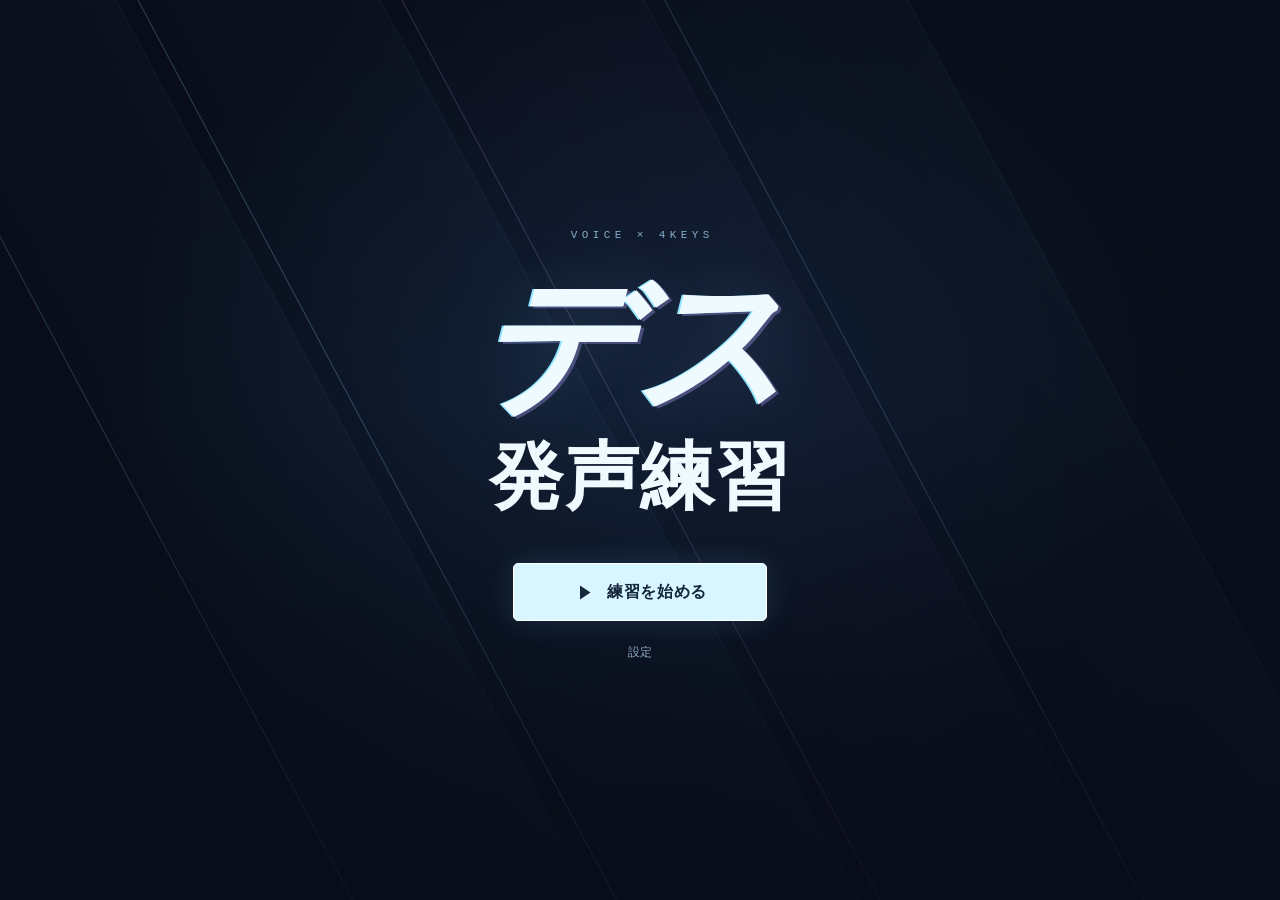
<file: index.html>
<!doctype html>
<html lang="ja">
<head>
  <meta charset="utf-8"><meta name="viewport" content="width=device-width,initial-scale=1,viewport-fit=cover">
  <meta name="theme-color" content="#080d19">
  <meta name="description" content="カラオケ式の音程バーと立体4K譜面。ドレミファソラシドを3周、歌いながら演奏。">
  <title>デス発声練習</title>
  <link rel="icon" href="./favicon.svg" type="image/svg+xml">
  <link rel="stylesheet" href="./styles.css">
</head>
<body data-phase="idle" data-screen="title">
  <section id="title-screen" class="title-screen" aria-labelledby="title-heading">
    <div class="title-beams" aria-hidden="true"><i></i><i></i><i></i><i></i></div>
    <div class="title-content">
      <span class="title-overline">VOICE × 4KEYS</span>
      <h1 id="title-heading"><span>デス</span><span>発声練習</span></h1>
      <div class="title-actions">
        <button id="title-start" class="start-button" aria-keyshortcuts="Enter Space"><svg viewBox="0 0 24 24" aria-hidden="true"><path d="m8 4 12 8-12 8Z"/></svg>練習を始める</button>
        <button id="title-settings" class="title-settings">設定</button>
      </div>
    </div>
  </section>
  <main id="game" class="game" aria-label="デス発声練習 プレイ画面" tabindex="-1" hidden>
    <div class="hud" aria-label="スコアと操作">
      <div class="score"><span>SCORE</span><strong id="score">0000000</strong></div>
      <div class="hud-center"><span id="round-label">1 / 3</span><span class="combo"><strong id="combo">0</strong> COMBO</span></div>
      <div class="hud-controls">
        <button id="home" class="icon-button" aria-label="タイトルに戻る" title="タイトルに戻る"><svg viewBox="0 0 24 24" aria-hidden="true"><path d="m14 5-7 7 7 7M7 12h13"/></svg></button>
        <button id="stop" class="icon-button" aria-label="プレイを終了" title="終了" hidden><svg viewBox="0 0 24 24" aria-hidden="true"><rect x="7" y="7" width="10" height="10" rx="1"/></svg></button>
        <button id="settings-button" class="icon-button" aria-label="設定" title="設定"><svg viewBox="0 0 24 24" aria-hidden="true"><path d="m9.4 3-.5 2-1.4.8-2-.6-2 3.6 1.4 1.5v1.6L3.5 13l2 3.6 2-.5 1.4.8.5 2h4.2l.5-2 1.4-.8 2 .5 2-3.6-1.4-1.1v-1.6L19.5 8l-2-3.6-2 .6-1.4-.8-.5-2Z"/><circle cx="11.5" cy="11" r="3"/></svg></button>
      </div>
    </div>
    <section class="pitch-chart" aria-label="上部のカラオケ音程譜面">
      <canvas id="pitch-canvas" role="img" aria-label="右から左へ流れる音程バー。枠線がお手本です。音程が合うとバー全体が金色になり、白と赤の線があなたの声を示します。縦線が現在の位置です。"></canvas>
      <span id="pitch-feedback" class="pitch-feedback"></span><span id="voice-matched" class="sr-only" aria-live="polite">音程一致 0 / 24音</span>
      <span class="voice-readout" aria-label="声のヒット率" id="voice-score">—</span>
      <span class="sr-only" id="mic-status">MIC STANDBY</span>
    </section>
    <section class="key-stage" aria-label="下部の立体4K譜面">
      <canvas id="rhythm-canvas" role="img" aria-label="奥から手前へ迫る4レーンのノーツ。手前の光る判定ラインでD、F、J、Kキーまたはパッドを押します。"></canvas>
      <div class="judgement" id="judgement" aria-hidden="true"><strong></strong></div>
      <div id="countdown" class="countdown" hidden></div>
      <button id="start" class="start-button" aria-keyshortcuts="Space"><svg viewBox="0 0 24 24" aria-hidden="true"><path d="m8 4 12 8-12 8Z"/></svg><span id="start-label">スタート</span></button>
      <div class="key-pads" aria-label="4K操作パッド">
        <button data-lane="0" aria-label="D レーン1" aria-keyshortcuts="D"><kbd>D</kbd></button>
        <button data-lane="1" aria-label="F レーン2" aria-keyshortcuts="F"><kbd>F</kbd></button>
        <button data-lane="2" aria-label="J レーン3" aria-keyshortcuts="J"><kbd>J</kbd></button>
        <button data-lane="3" aria-label="K レーン4" aria-keyshortcuts="K"><kbd>K</kbd></button>
      </div>
    </section>
    <div id="notice" class="toast" role="status"></div>
  </main>
  <dialog id="settings" aria-labelledby="settings-title">
    <button id="close-settings" class="dialog-close" aria-label="設定を閉じる">×</button>
    <h2 id="settings-title">設定</h2>
    <label class="setting-row" for="tempo">テンポ<select id="tempo"><option value="90">90 BPM</option><option value="120" selected>120 BPM</option><option value="150">150 BPM</option></select></label>
    <div class="speed-setting">
      <div><label for="scroll-speed">譜面スピード</label><output id="scroll-speed-value" for="scroll-speed">1.00×</output></div>
      <input id="scroll-speed" type="range" min="0.5" max="3" step="0.25" value="1" aria-describedby="scroll-speed-help">
      <p id="scroll-speed-help">4Kノーツの流れる速さ</p>
    </div>
    <div class="speed-setting">
      <div><label for="input-delay">マイク遅延補正</label><output id="input-delay-value" for="input-delay">80 ms</output></div>
      <input id="input-delay" type="range" min="0" max="300" step="10" value="80">
      <p>声の判定を音程バーに合わせます</p>
    </div>
    <label class="setting-row" for="mic">マイク採点<input id="mic" type="checkbox" checked></label>
    <button id="sound" class="setting-row sound-switch" aria-pressed="true" aria-label="ガイド音をミュート"><span>ガイド音 ON</span><span aria-hidden="true">♪</span></button>
    <section class="chart-settings" aria-label="譜面の管理">
      <span>譜面</span><strong id="chart-name">標準譜面</strong>
      <div><label class="file-button" for="chart-file">JSONを読み込む</label><input id="chart-file" type="file" accept=".json,application/json" class="sr-only"><button id="clear-chart" hidden>標準に戻す</button></div>
      <p id="chart-status" role="status"></p><a href="./editor.html">管理用：譜面エディタ →</a>
    </section>
  </dialog>
  <dialog id="results" aria-labelledby="result-title">
    <button id="close-results" class="dialog-close" aria-label="結果を閉じる">×</button><span class="eyebrow" id="result-kicker">RESULT</span><h2 id="result-title">3周クリア</h2>
    <div class="result-rank" id="result-rank">—</div><div class="result-main"><span>SCORE</span><strong id="result-score">0</strong></div>
    <div class="result-details"><div><span>MAX COMBO</span><strong id="result-combo">0</strong></div><div><span>音程</span><strong id="result-voice">—</strong></div><div><span>PERFECT</span><strong id="result-perfect">0</strong></div></div>
    <p id="result-note"></p><button id="retry" class="start-button">もう一度</button><button id="results-home" class="title-settings">タイトルに戻る</button>
  </dialog>
  <script type="module" src="./app.mjs"></script>
</body>
</html>
</file>
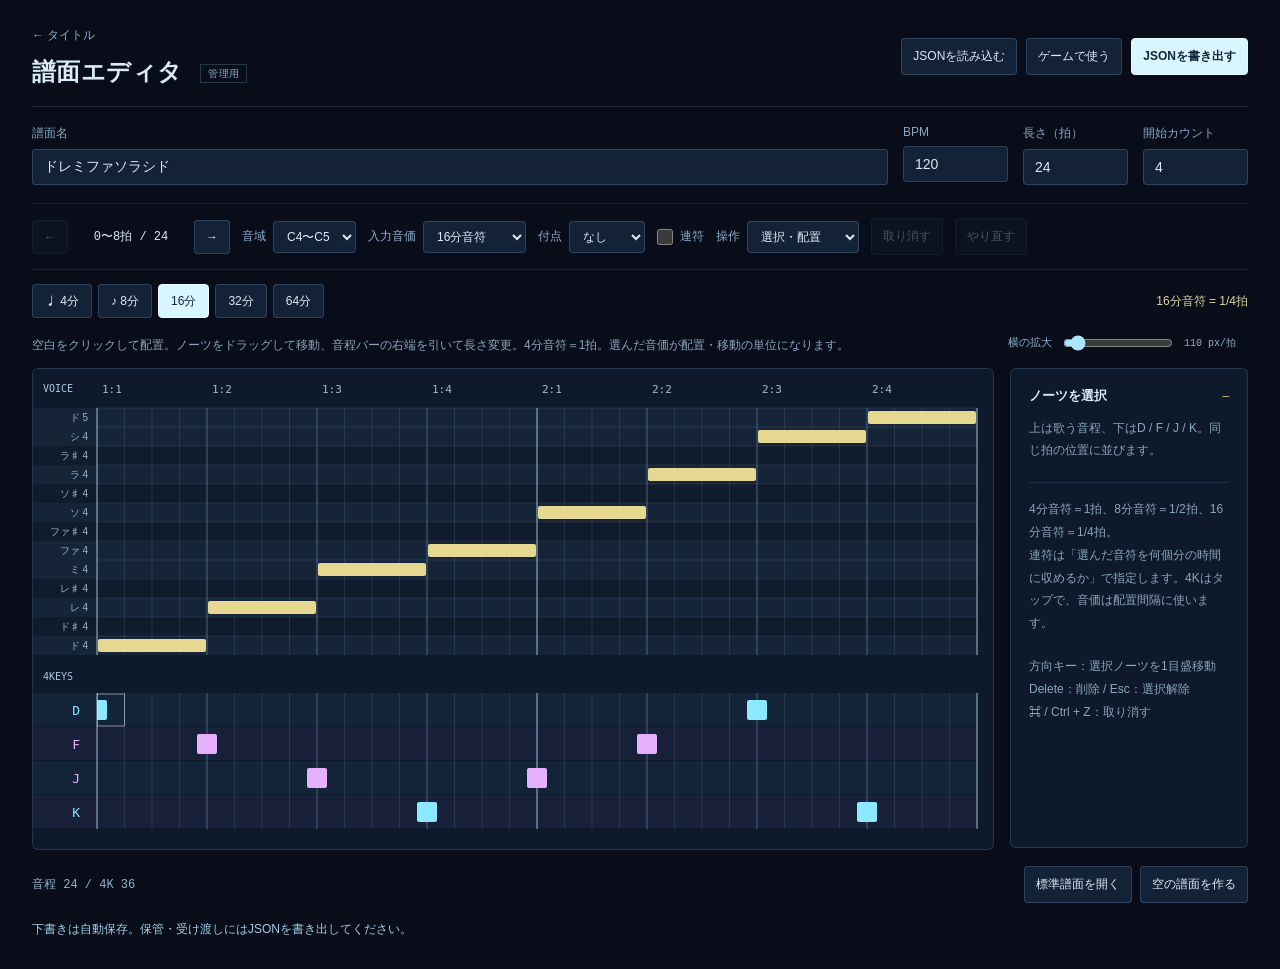
<file: editor.html>
<!doctype html>
<html lang="ja" class="editor-root">
<head><meta charset="utf-8"><meta name="viewport" content="width=device-width,initial-scale=1"><meta name="theme-color" content="#080d19"><title>譜面エディタ — デス発声練習</title><link rel="icon" href="./favicon.svg" type="image/svg+xml"><link rel="stylesheet" href="./styles.css"><link rel="stylesheet" href="./editor.css"></head>
<body class="editor-page">
  <main class="editor-shell">
    <header class="editor-top"><div><a href="./">← タイトル</a><h1>譜面エディタ <span>管理用</span></h1></div><div class="editor-actions"><button id="import">JSONを読み込む</button><input id="import-file" type="file" accept=".json,application/json" hidden><button id="apply">ゲームで使う</button><button id="export" class="primary">JSONを書き出す</button></div></header>
    <section class="editor-meta" aria-label="譜面の情報">
      <label class="name-field">譜面名<input id="chart-title" maxlength="100"></label>
      <label>BPM<input id="chart-bpm" type="number" min="40" max="240" step="1"></label>
      <label>長さ（拍）<input id="chart-beats" type="number" min="1" max="256" step="1"></label>
      <label>開始カウント<input id="chart-count" type="number" min="0" max="8" step="1"></label>
    </section>
    <section class="editor-toolbar" aria-label="配置の設定">
      <div><button id="previous" aria-label="前の8拍">←</button><strong id="page-label"></strong><button id="next" aria-label="次の8拍">→</button></div>
      <label>音域<select id="octave"><option value="48">C3〜C4</option><option value="60" selected>C4〜C5</option><option value="72">C5〜C6</option></select></label>
      <div class="input-note-value">
        <label>入力音価<select id="input-value" aria-label="入力音価"></select></label>
        <label>付点<select id="input-dots"><option value="0">なし</option><option value="1">付点</option><option value="2">複付点</option></select></label>
        <label class="tuplet-toggle"><input id="input-tuplet" type="checkbox">連符</label>
        <span id="input-tuplet-fields" class="tuplet-fields" hidden><label><input id="input-tuplet-count" type="number" min="1" max="1024" value="3" aria-label="入力連符の個数">個を</label><label><input id="input-tuplet-in" type="number" min="1" max="1024" value="2" aria-label="入力連符が収まる音符の個数">個分に</label></span>
      </div>
      <label>操作<select id="tool"><option value="place">選択・配置</option><option value="erase">消しゴム</option><option value="pan">横スクロール</option></select></label>
      <button id="undo">取り消す</button><button id="redo">やり直す</button>
    </section>
    <div class="note-value-strip"><div class="value-shortcuts" aria-label="よく使う音符"><button type="button" data-value="4">♩ 4分</button><button type="button" data-value="8">♪ 8分</button><button type="button" data-value="16">16分</button><button type="button" data-value="32">32分</button><button type="button" data-value="64">64分</button></div><output id="input-value-description" aria-live="polite"></output></div>
    <div class="editor-view"><p id="editor-help" class="editor-help">空白をクリックして配置。ノーツをドラッグして移動、音程バーの右端を引いて長さ変更。4分音符＝1拍。選んだ音価が配置・移動の単位になります。</p><label class="zoom-label">横の拡大 <input id="zoom" type="range" min="80" max="520" step="10" value="110"><output id="zoom-value">110 px/拍</output></label></div>
    <div class="editor-workspace">
      <div class="editor-scroll"><canvas id="editor-canvas" tabindex="0" role="img" aria-label="音程と4Kの編集グリッド" aria-describedby="editor-help selection-description"></canvas></div>
      <aside class="note-inspector" aria-label="選択ノーツの編集">
        <div class="inspector-heading"><strong id="selected-kind">ノーツを選択</strong><span id="selected-pitch">—</span></div>
        <p id="inspector-empty">上は歌う音程、下はD / F / J / K。同じ拍の位置に並びます。</p>
        <form id="note-form" hidden>
          <label>開始位置（拍）<input id="note-beat" required autocomplete="off" aria-describedby="fraction-help"></label>
          <fieldset id="note-value-fields"><legend>選択ノーツの音価</legend>
            <label>音符<select id="note-value"></select></label>
            <label>付点<select id="note-dots"><option value="0">なし</option><option value="1">付点</option><option value="2">複付点</option></select></label>
            <label class="tuplet-toggle"><input id="note-tuplet" type="checkbox">連符</label>
            <div id="note-tuplet-fields" class="tuplet-fields" hidden><label><input id="note-tuplet-count" type="number" min="1" max="1024" value="3" aria-label="選択連符の個数">個を</label><label><input id="note-tuplet-in" type="number" min="1" max="1024" value="2" aria-label="選択連符が収まる音符の個数">個分に</label></div>
            <output id="note-value-description"></output>
          </fieldset>
          <details id="note-custom-length"><summary>旧譜面・任意の長さを編集</summary><label id="note-length-field">長さ（4分音符を1とする拍）<input id="note-length" autocomplete="off"></label></details>
          <label id="note-midi-field">音程<select id="note-midi"></select></label>
          <label id="note-lane-field">レーン<select id="note-lane"><option value="0">D</option><option value="1">F</option><option value="2">J</option><option value="3">K</option></select></label>
          <button id="update-note" type="submit" class="primary">変更を適用</button>
          <button id="delete-note" type="button">選択ノーツを削除</button>
        </form>
        <p id="fraction-help">4分音符＝1拍、8分音符＝1/2拍、16分音符＝1/4拍。<br>連符は「選んだ音符を何個分の時間に収めるか」で指定します。4Kはタップで、音価は配置間隔に使います。</p>
        <p class="keyboard-help">方向キー：選択ノーツを1目盛移動<br>Delete：削除 / Esc：選択解除<br>⌘ / Ctrl + Z：取り消す</p>
      </aside>
    </div>
    <p id="selection-description" class="sr-only" aria-live="polite"></p>
    <footer class="editor-footer"><span id="editor-counts"></span><div><button id="default">標準譜面を開く</button><button id="empty">空の譜面を作る</button></div></footer>
    <p id="editor-status" role="status"></p>
  </main>
  <script type="module" src="./editor.mjs"></script>
</body></html>
</file>
<file: styles.css>
@charset "UTF-8";
:root{color-scheme:dark;--bg:#080d19;--ink:#eef8ff;--cyan:#81edff;--pink:#f4a5ff;--line:#91baff2b;--mono:"SFMono-Regular",Consolas,"Liberation Mono",monospace;--pitch-top:48px;--pitch-height:clamp(110px,24svh,200px)}
*{box-sizing:border-box}
html,body{margin:0;width:100%;height:100%;overflow:hidden;background:var(--bg);color:var(--ink);font-family:"Hiragino Kaku Gothic ProN","Yu Gothic",Meiryo,sans-serif;-webkit-font-smoothing:antialiased}
button,input,select{font:inherit}button{cursor:pointer;color:inherit}button:focus-visible,select:focus-visible,input:focus-visible{outline:2px solid #e5faff;outline-offset:4px}button:disabled{cursor:wait;opacity:.35}[hidden]{display:none!important}
.game{position:relative;width:100%;height:100svh;isolation:isolate;background:radial-gradient(ellipse at 50% 42%,#1b2c4f55,transparent 68%),#080d19}
.hud{position:absolute;z-index:3;left:max(22px,env(safe-area-inset-left));right:max(18px,env(safe-area-inset-right));top:max(12px,env(safe-area-inset-top));height:28px;display:flex;align-items:center;justify-content:space-between;gap:20px;font-family:var(--mono);pointer-events:none}
.score{display:flex;align-items:baseline;gap:12px}.score>span{font-size:9px;letter-spacing:.15em;color:#8aa2bd}.score strong{font-size:23px;font-weight:600;letter-spacing:.04em;font-variant-numeric:tabular-nums;text-shadow:0 0 15px #b3d7ff25}
.hud-center{position:absolute;left:50%;transform:translateX(-50%);display:flex;align-items:baseline;gap:24px;color:#95a7bf;font-size:11px;white-space:nowrap}.combo{font-size:9px;letter-spacing:.09em}.combo strong{font-size:21px;color:#e2efff;font-weight:500;margin-right:5px}.hud-controls{display:flex;gap:10px;pointer-events:auto}.icon-button{width:31px;height:31px;display:grid;place-items:center;background:#10203955;border:1px solid #b1d5ff33;border-radius:5px;padding:6px}.icon-button svg{width:19px;height:19px;fill:none;stroke:#bfd5ed;stroke-width:1.5}.icon-button#stop svg{fill:#bfd5ed;stroke:none}.icon-button:hover{background:#294668}
.pitch-chart{position:absolute;z-index:2;left:0;right:0;top:calc(var(--pitch-top) + env(safe-area-inset-top));height:var(--pitch-height);background:linear-gradient(180deg,#0a1324cc,#101e35b3 70%,#0a15270d);border-block:1px solid #93caff19;pointer-events:none}.pitch-chart canvas{display:block;width:100%;height:100%}.voice-readout{position:absolute;right:22px;bottom:7px;font:10px var(--mono);color:#a6b3c5;letter-spacing:.05em}
.key-stage{position:absolute;inset:calc(var(--pitch-top) + var(--pitch-height) + env(safe-area-inset-top) - 3px) 0 0;overflow:hidden}.key-stage>canvas{display:block;width:100%;height:100%}.key-pads{position:absolute;display:grid;grid-template-columns:repeat(4,1fr);gap:2px;z-index:3;height:clamp(30px,6svh,48px)}.key-pads button{touch-action:none;user-select:none;-webkit-user-select:none;border:0;border-top:1px solid #a8d8ff38;background:linear-gradient(#9bd8ff12,#87bcff02);color:#a6c8e4;border-radius:0 0 5px 5px;transition:background .06s}.key-pads button:nth-child(2),.key-pads button:nth-child(3){color:#e4c9f7;background:linear-gradient(#f2b2ff10,#f2b2ff02);border-color:#f2c6ff30}.key-pads button.pressed{background:linear-gradient(#c0f6ff66,#8ee6ff13);color:white}.key-pads kbd{font:500 17px var(--mono);text-shadow:0 0 10px currentColor}
.judgement{position:absolute;top:51%;left:50%;transform:translate(-50%,-50%);pointer-events:none;text-align:center;opacity:0;z-index:2}.judgement strong{font:italic 800 clamp(24px,3.8vw,43px) var(--mono);letter-spacing:.06em;color:#fff7bf;text-shadow:0 0 16px #d8b7ff88,0 2px 0 #413257}.judgement[data-grade="MISS"] strong{color:#f4a8bd}.judgement[data-grade="GREAT"] strong{color:#abedff}.judgement[data-grade="GOOD"] strong{color:#dae2ff}.judgement.pop strong{animation:pop .14s ease-out;display:block}.countdown{position:absolute;top:47%;left:50%;transform:translate(-50%,-50%);font:300 clamp(60px,10vw,110px) var(--mono);color:white;text-shadow:0 0 40px #a8d5ff99;z-index:4;pointer-events:none}
.start-button{display:flex;align-items:center;justify-content:center;gap:13px;min-height:57px;min-width:182px;padding:0 27px;background:#d8f6ff;color:#14263b;border:1px solid #fff;border-radius:5px;font-size:16px;font-weight:700;box-shadow:0 0 30px #82d3ff24;cursor:pointer}.start-button svg{width:21px;height:21px;fill:currentColor}.key-stage>.start-button{position:absolute;left:50%;top:48%;transform:translate(-50%,-50%);z-index:4}.start-button:hover{background:#fff;box-shadow:0 0 36px #82d3ff55}body[data-phase="playing"] .key-stage>.start-button,body[data-phase="results"] .key-stage>.start-button{display:none}body[data-phase="starting"] .start-button{white-space:nowrap;min-width:220px}
.toast{position:absolute;z-index:10;bottom:max(12px,env(safe-area-inset-bottom));left:50%;transform:translateX(-50%);padding:8px 14px;border:1px solid #9ac9ed33;background:#0b1528ec;color:#bcd3e8;font-size:11px;max-width:calc(100% - 32px);text-align:center;pointer-events:none;border-radius:4px}.toast:empty{display:none}.sr-only{position:absolute;width:1px;height:1px;padding:0;margin:-1px;overflow:hidden;clip:rect(0,0,0,0);white-space:nowrap;border:0}
dialog{color:var(--ink);background:#101c2e;border:1px solid #7598bf70;border-radius:10px;max-width:calc(100% - 32px);width:420px;padding:32px;box-shadow:0 20px 100px #0009}dialog::backdrop{background:#030815c7;backdrop-filter:blur(6px)}dialog h2{font-size:24px;margin:5px 0 25px;font-weight:600;letter-spacing:.02em}.dialog-close{position:absolute;top:10px;right:13px;border:0;background:transparent;font-size:25px;color:#9bb5d1;padding:0 5px}.setting-row{display:flex;align-items:center;justify-content:space-between;gap:25px;min-height:62px;width:100%;border:0;border-bottom:1px solid var(--line);background:none;color:#d2e6f9;font-size:14px}.setting-row select{height:35px;padding:0 10px;background:#172d46;border:1px solid #79b1d866;border-radius:4px;color:var(--ink);font:12px var(--mono)}.setting-row input{width:19px;height:19px;accent-color:#91e3ff}.sound-switch[aria-pressed="false"]{color:#6f8299}.eyebrow{font:10px var(--mono);letter-spacing:.15em;color:#98badb}.result-rank{position:absolute;right:35px;top:75px;font:italic 600 66px var(--mono);color:#d1f1ff;text-shadow:0 0 28px #82b8ff55}.result-main>span{font:10px var(--mono);letter-spacing:.12em;color:#8baaca}.result-main>strong{display:block;font:500 38px var(--mono);margin-top:5px}.result-details{display:grid;grid-template-columns:repeat(3,1fr);gap:14px;border-block:1px solid var(--line);padding:20px 0;margin-top:20px}.result-details>div{display:flex;flex-direction:column;gap:10px}.result-details span{font-size:9px;color:#95acc3}.result-details strong{font:500 24px var(--mono)}dialog p{font-size:11px;line-height:1.7;color:#97aec4;margin:18px 0 22px}dialog .start-button{width:100%;min-height:49px}
@keyframes pop{from{transform:scale(1.1)}to{transform:scale(1)}}
@media(max-width:600px){:root{--pitch-top:45px;--pitch-height:clamp(115px,23svh,175px)}.hud{left:13px;right:12px;gap:10px}.score{gap:7px}.score>span{font-size:7px}.score strong{font-size:17px;letter-spacing:0}.hud-center{gap:12px;font-size:9px;left:auto;right:48px;transform:none}.combo{font-size:0}.combo strong{font-size:18px;margin:0}.score+ .hud-center{font-size:9px}.hud-controls{gap:6px}.icon-button{width:28px;height:28px;padding:5px}.hud:has(#stop:not([hidden])) .hud-center{right:82px}.voice-readout{right:12px;font-size:9px}.key-pads kbd{font-size:15px}.start-button{min-height:49px;min-width:155px;font-size:14px}dialog{padding:26px}.result-main>strong{font-size:32px}.result-rank{right:29px}}
@media(max-height:500px){:root{--pitch-top:36px;--pitch-height:clamp(83px,24svh,115px)}.hud{top:5px}.score strong{font-size:18px}.key-pads{height:26px}.key-pads kbd{font-size:12px}.start-button{min-height:42px}.voice-readout{bottom:3px}.icon-button{height:26px;width:26px}}
@media(prefers-reduced-motion:reduce){*,*:before,*:after{animation:none!important;transition:none!important}}

.title-screen{height:100svh;width:100%;position:relative;display:grid;place-items:center;isolation:isolate;overflow:hidden;background:radial-gradient(ellipse at 50% 43%,#213e665e,transparent 60%),#080d19}
.title-screen:after{content:"";position:absolute;inset:0;z-index:-1;pointer-events:none;background:linear-gradient(180deg,#080d1910,#080d1900 45%,#080d19cc)}
.title-beams{position:absolute;inset:-35% -20%;z-index:-2;transform:rotate(-28deg);opacity:.75;pointer-events:none}
.title-beams i{position:absolute;top:0;bottom:0;width:12%;border-left:1px solid #acecff33;background:linear-gradient(90deg,#75cfff03,#75cfff09 99%,#75cfff1a);transform:translateX(-50%)}
.title-beams i:nth-child(1){left:30%}.title-beams i:nth-child(2){left:43%;border-color:#9fdfff4d}.title-beams i:nth-child(3){left:56%;border-color:#e4b4ff38;background:linear-gradient(90deg,#d0a3ff03,#b6a3ff09 99%,#cca8ff16)}.title-beams i:nth-child(4){left:69%}
.title-content{position:relative;text-align:center;width:min(100% - 40px,650px);padding-block:30px}
.title-overline{display:block;font:11px var(--mono);letter-spacing:.4em;color:#86aec9;margin-bottom:24px;padding-left:.4em}
.title-content h1{margin:0;line-height:1.05;font-weight:900;letter-spacing:-.08em;color:#effaff}
.title-content h1 span{display:block}.title-content h1 span:first-child{font-size:clamp(90px,12vw,155px);font-style:italic;transform:translateX(-.045em);text-shadow:-2px 0 #8ee4ff,3px 2px #b5a5ff55,0 0 60px #8acfff24}
.title-content h1 span:last-child{font-size:clamp(44px,6.6vw,74px);margin-top:12px;letter-spacing:.02em}
.title-mode{font-size:11px;letter-spacing:.12em;color:#8aabc5;margin:25px 0 0}
.title-actions{display:flex;flex-direction:column;align-items:center;gap:12px;margin-top:48px}.title-actions .start-button{min-width:254px;min-height:58px;letter-spacing:.04em}
.title-settings{background:none;border:0;color:#91acc8;font-size:12px;min-height:38px;padding:8px 24px;cursor:pointer}.title-settings:hover{color:white}
#results>.title-settings{display:block;margin:13px auto -11px}#game:focus{outline:none}
@media(max-width:600px){.hud-center{right:82px}.hud:has(#stop:not([hidden])) .hud-center{right:116px}.title-content{width:calc(100% - 36px)}.title-overline{font-size:9px;margin-bottom:22px}.title-content h1 span:first-child{font-size:111px}.title-content h1 span:last-child{font-size:52px}.title-mode{font-size:10px}.title-actions{margin-top:40px}.title-actions .start-button{min-width:236px;min-height:55px}}
@media(max-height:520px){.title-content{padding-block:14px}.title-overline{margin-bottom:8px;font-size:8px}.title-content h1 span:first-child{font-size:65px}.title-content h1 span:last-child{font-size:36px;margin-top:5px}.title-mode{font-size:9px;margin-top:13px}.title-actions{margin-top:22px;gap:3px}.title-actions .start-button{min-height:42px;min-width:220px}.title-settings{min-height:30px}}

.speed-setting{padding:18px 0 14px;border-bottom:1px solid var(--line)}.speed-setting>div{display:flex;justify-content:space-between;align-items:center;gap:18px;font-size:14px;color:#d2e6f9}.speed-setting output{font:13px var(--mono);color:#c7eeff;font-variant-numeric:tabular-nums}.speed-setting input{display:block;width:100%;height:22px;accent-color:#a4e9ff;margin:13px 0 8px;cursor:pointer}.speed-setting p{font-size:10px;color:#8baaca;line-height:1.4;margin:0;min-height:0}

.pitch-feedback{position:absolute;left:16px;top:7px;font-size:10px;color:#8fa6bd}.pitch-feedback[data-match="true"]{color:#f2d66d}.chart-settings{padding-top:20px}.chart-settings>span{font-size:11px;color:#8baaca;display:block}.chart-settings>strong{display:block;font-size:14px;margin:7px 0 15px;overflow-wrap:anywhere}.chart-settings>div{display:flex;gap:10px;flex-wrap:wrap}.chart-settings button,.file-button{display:inline-block;border:1px solid #7598bf70;background:#172d46;border-radius:4px;padding:9px 12px;color:#d2e6f9;font-size:11px;cursor:pointer}.chart-settings:has(input:focus-visible) .file-button{outline:2px solid white}.chart-settings p{margin:10px 0;font-size:11px;min-height:0}.chart-settings a{font-size:11px;color:#a4dcff;display:inline-block;padding-block:7px}.chart-settings a:focus-visible{outline:2px solid white;outline-offset:3px}
:root{--pitch-height:clamp(150px,26svh,220px)}
@media(max-width:600px){:root{--pitch-height:clamp(150px,25svh,210px)}}
@media(max-height:500px){:root{--pitch-height:clamp(100px,28svh,130px)}}
</file>
<file: editor.css>
html.editor-root{height:auto;min-height:100%;overflow:auto}body.editor-page{height:auto;min-height:100svh;overflow:visible;background:#080d19;color:#d9e9f8}.editor-shell{max-width:1240px;margin:auto;padding:25px 32px 30px}.editor-top{display:flex;align-items:center;justify-content:space-between;gap:20px;border-bottom:1px solid #89b5df30;padding-bottom:22px}.editor-top a{font-size:11px;color:#8caecb;text-decoration:none}.editor-top h1{font-size:24px;letter-spacing:.02em;margin:12px 0 0;font-weight:600}.editor-top h1 span{font-size:10px;font-weight:400;color:#8caecb;margin-left:10px;border:1px solid #7ea8d044;padding:3px 7px;vertical-align:middle}.editor-actions{display:flex;gap:9px;flex-wrap:wrap}.editor-page button,.editor-page select,.editor-page input{border:1px solid #6e93b74d;background:#142238;color:#dceaf6;border-radius:4px;padding:9px 11px;font-size:12px}.editor-page button.primary{background:#d8f6ff;color:#14263b;border-color:#ebfaff;font-weight:700}.editor-page button:hover{border-color:#b3e8ff}.editor-page button:disabled{cursor:default;opacity:.3}.editor-meta{display:flex;gap:15px;flex-wrap:wrap;padding:22px 0}.editor-meta label{display:flex;flex-direction:column;gap:7px;font-size:10px;color:#88a6c1}.editor-meta input{width:105px;font-size:14px}.editor-meta .name-field{flex:1;min-width:180px}.editor-meta .name-field input{width:100%}.editor-toolbar{display:flex;align-items:center;gap:13px;flex-wrap:wrap;padding:14px 0;border-block:1px solid #89b5df20}.editor-toolbar>div{display:flex;gap:10px;align-items:center;margin-right:auto}.editor-toolbar strong{font:12px var(--mono);min-width:106px;text-align:center}.editor-toolbar label{display:flex;align-items:center;gap:7px;font-size:10px;color:#8caecb}.editor-toolbar select{font-size:11px;padding:7px 9px}.editor-help{font-size:11px;line-height:1.8;color:#8ba5bc;margin:17px 0 11px}.editor-scroll{overflow-x:auto;border:1px solid #678aaf40;border-radius:6px;background:#0e192b;padding:0}.editor-scroll canvas{display:block;width:960px;height:480px;touch-action:pan-x}.editor-scroll canvas:focus-visible{outline:2px solid #a8e7ff;outline-offset:-3px}.editor-footer{display:flex;justify-content:space-between;align-items:center;gap:18px;margin-top:16px}.editor-footer>span{font:11px var(--mono);color:#91b3cd}.editor-footer>div{display:flex;gap:8px}#editor-status{font-size:11px;line-height:1.6;color:#a3cde5;min-height:18px;margin:17px 0 0}#editor-status[data-error="true"]{color:#ff9eb3}
@media(min-width:1060px){.editor-scroll canvas{width:100%;height:auto;aspect-ratio:2/1}}
@media(max-width:760px){.editor-shell{padding:20px 16px}.editor-top{align-items:start;flex-direction:column;gap:17px}.editor-actions{width:100%}.editor-actions button{flex:1;font-size:11px;padding-inline:8px;white-space:nowrap}.editor-meta{gap:12px}.editor-meta .name-field{flex-basis:100%}.editor-meta input{width:90px}.editor-toolbar{gap:12px 16px}.editor-toolbar>div{flex-basis:100%;justify-content:space-between}.editor-toolbar strong{flex:1}.editor-footer{align-items:start;flex-direction:column}}
.editor-shell{max-width:1600px}.editor-toolbar input{width:86px;padding:7px 9px}.editor-view{display:flex;align-items:center;justify-content:space-between;gap:20px}.zoom-label{display:flex;align-items:center;gap:9px;white-space:nowrap;font-size:11px;color:#8caecb}.editor-page .zoom-label input{width:110px;padding:0;accent-color:#a8e7ff}.zoom-label output{font:10px var(--mono);min-width:64px}.editor-workspace{display:grid;grid-template-columns:minmax(0,1fr) 238px;gap:16px;align-items:start}.editor-scroll canvas{max-width:none;aspect-ratio:auto;touch-action:none}.note-inspector{padding:18px;border:1px solid #678aaf40;border-radius:6px;background:#0e192b;min-height:480px}.inspector-heading{display:flex;align-items:center;justify-content:space-between;gap:10px;font-size:13px}.inspector-heading span{font:11px var(--mono);color:#e6d791}.note-inspector p{font-size:11px;line-height:1.9;color:#8ba5bc}.note-inspector form{display:grid;gap:12px;margin:20px 0}.note-inspector form[hidden],.note-inspector label[hidden]{display:none}.note-inspector label{display:flex;flex-direction:column;gap:7px;color:#9dbbd3;font-size:11px}.note-inspector input,.note-inspector select{width:100%;font:13px var(--mono)}.note-inspector #delete-note{color:#d2a6b4;background:transparent}.note-inspector #fraction-help{border-top:1px solid #89b5df25;padding-top:15px;margin-top:20px}.note-inspector code{color:#c7dceb;font:12px var(--mono)}.keyboard-help{margin-top:20px}.editor-scroll{scrollbar-color:#486481 #0e192b;overscroll-behavior-x:contain}
@media(max-width:1050px){.editor-workspace{grid-template-columns:minmax(0,1fr)}.note-inspector{min-height:0}.note-inspector form{grid-template-columns:repeat(3,minmax(0,1fr));align-items:end}.note-inspector #fraction-help{margin-top:10px}.keyboard-help{display:none}.editor-view{align-items:start;flex-direction:column;gap:0;margin-bottom:14px}}
@media(max-width:600px){.note-inspector form{grid-template-columns:repeat(2,minmax(0,1fr))}.editor-toolbar input{width:70px}.editor-toolbar label{font-size:11px}.editor-help{font-size:12px}.editor-scroll canvas{height:480px}.editor-page button{min-height:36px}}
.editor-meta label,.editor-toolbar label{font-size:12px}.editor-top a,.editor-help,.editor-footer>span,#editor-status{font-size:12px}.note-inspector label,.note-inspector p{font-size:12px}.editor-toolbar select{font-size:12px}.editor-toolbar>div{margin-right:0}.editor-toolbar{gap:12px}.editor-meta{padding-block:18px}.editor-top{padding-bottom:18px}.editor-page button:focus-visible,.editor-page input:focus-visible,.editor-page select:focus-visible{outline:2px solid #b3e8ff;outline-offset:2px}
@media(min-width:761px) and (max-width:1050px){.editor-workspace{grid-template-columns:minmax(0,1fr) 220px}.note-inspector{min-height:480px;padding:14px}.note-inspector form{grid-template-columns:1fr}.editor-shell{padding-inline:22px}}
.editor-toolbar .input-note-value{display:flex;align-items:center;gap:12px;flex-wrap:wrap;margin:0}.editor-toolbar .tuplet-toggle,.note-inspector .tuplet-toggle{display:flex;flex-direction:row;align-items:center;gap:7px}.editor-page .tuplet-toggle input{width:16px;height:16px;accent-color:#a8e7ff;margin:0}.tuplet-fields{display:flex;gap:8px;align-items:center}.tuplet-fields[hidden]{display:none}.editor-page .tuplet-fields input{width:58px;padding:7px}.note-inspector .tuplet-fields label{display:flex;flex-direction:row;align-items:center;gap:5px}.note-inspector .tuplet-fields{gap:7px;flex-wrap:wrap}.note-value-strip{display:flex;gap:18px;align-items:center;justify-content:space-between;padding-top:14px;flex-wrap:wrap}.value-shortcuts{display:flex;gap:6px;flex-wrap:wrap}.value-shortcuts button{padding:7px 12px;min-height:34px}.value-shortcuts button[aria-pressed="true"]{background:#d8f6ff;color:#14263b;border-color:#ebfaff}.note-value-strip output{font-size:12px;color:#dbd69d}.note-inspector fieldset{margin:0;padding:13px;border:1px solid #89b5df40;border-radius:4px;display:grid;gap:12px;min-width:0}.note-inspector legend{font-size:12px;color:#b4cfe5;padding-inline:5px}.note-inspector output{font-size:11px;color:#e6d791;line-height:1.7}.note-inspector details{font-size:11px;color:#8ba5bc}.note-inspector details label{margin-top:10px}.note-inspector summary{cursor:pointer;line-height:1.8}.note-inspector #note-value-fields{grid-column:1/-1}.note-inspector #note-custom-length{grid-column:1/-1}
@media(max-width:760px){.editor-toolbar .input-note-value{flex-basis:auto;justify-content:start}.editor-toolbar .tuplet-fields{flex-basis:100%}.note-value-strip{gap:12px}.note-inspector #note-value-fields{grid-template-columns:repeat(2,minmax(0,1fr))}.note-inspector #note-tuplet-fields,.note-inspector #note-value-description{grid-column:1/-1}}
</file>
